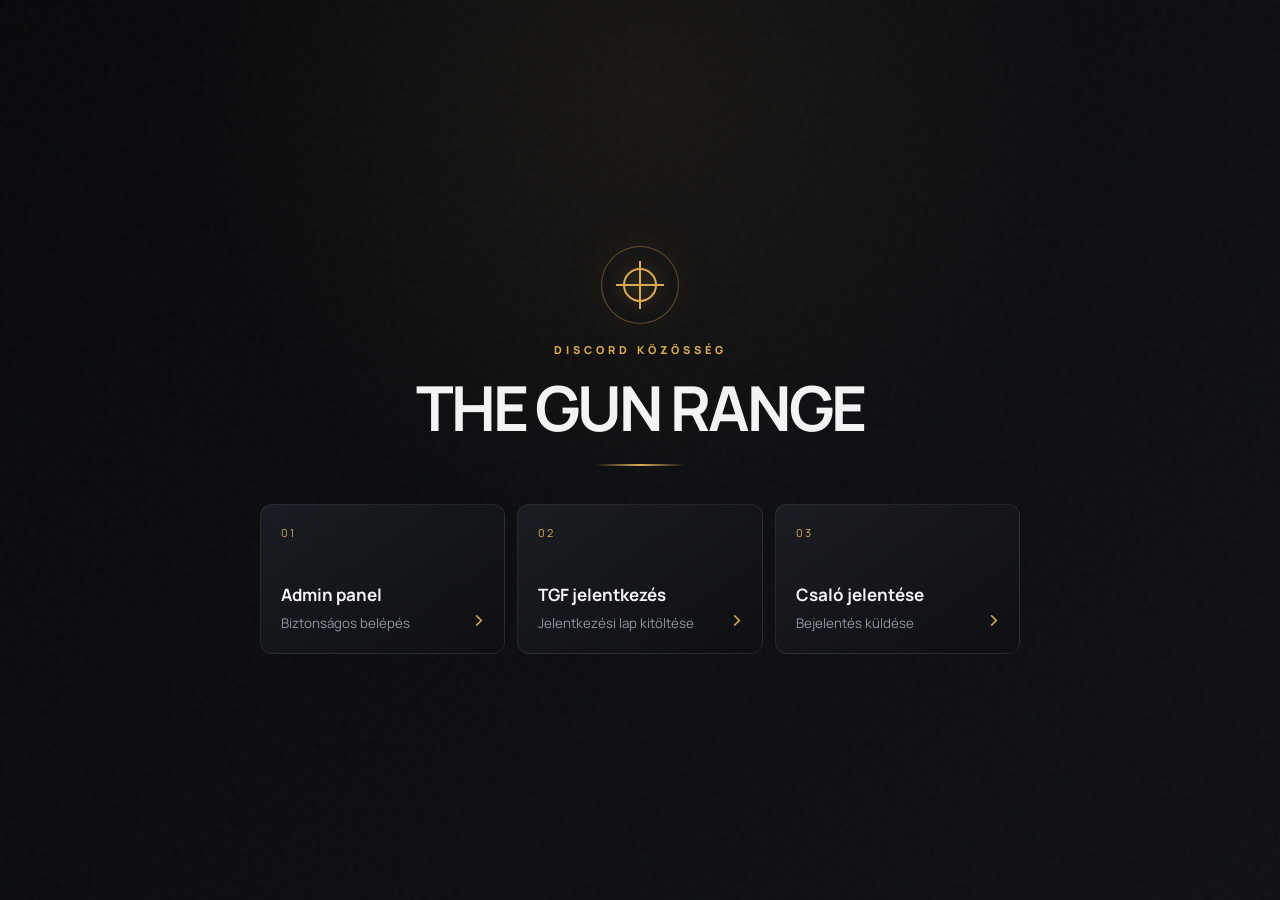
<file: index.html>
<!DOCTYPE html>
<html lang="hu">
<head>
  <meta charset="UTF-8">
  <meta name="viewport" content="width=device-width, initial-scale=1.0">
  <title>The Gun Range</title>
  <link rel="stylesheet" href="styles.css">
</head>
<body>
  <div class="noise"></div>
  <main class="home-shell">
    <section class="brand-card">
      <div class="brand-mark" aria-hidden="true">
        <span class="brand-sight"></span>
      </div>
      <p class="eyebrow">Discord közösség</p>
      <h1>The Gun Range</h1>
      <div class="brand-line"></div>
    </section>

    <nav class="home-menu" aria-label="Főmenü">
      <a class="menu-card" href="admin.html">
        <span class="menu-icon">01</span>
        <span>
          <strong>Admin panel</strong>
          <small>Biztonságos belépés</small>
        </span>
        <span class="arrow">›</span>
      </a>
      <a class="menu-card" href="tgf.html">
        <span class="menu-icon">02</span>
        <span>
          <strong>TGF jelentkezés</strong>
          <small>Jelentkezési lap kitöltése</small>
        </span>
        <span class="arrow">›</span>
      </a>
      <a class="menu-card" href="report.html">
        <span class="menu-icon">03</span>
        <span>
          <strong>Csaló jelentése</strong>
          <small>Bejelentés küldése</small>
        </span>
        <span class="arrow">›</span>
      </a>
    </nav>
  </main>
</body>
</html>
</file>
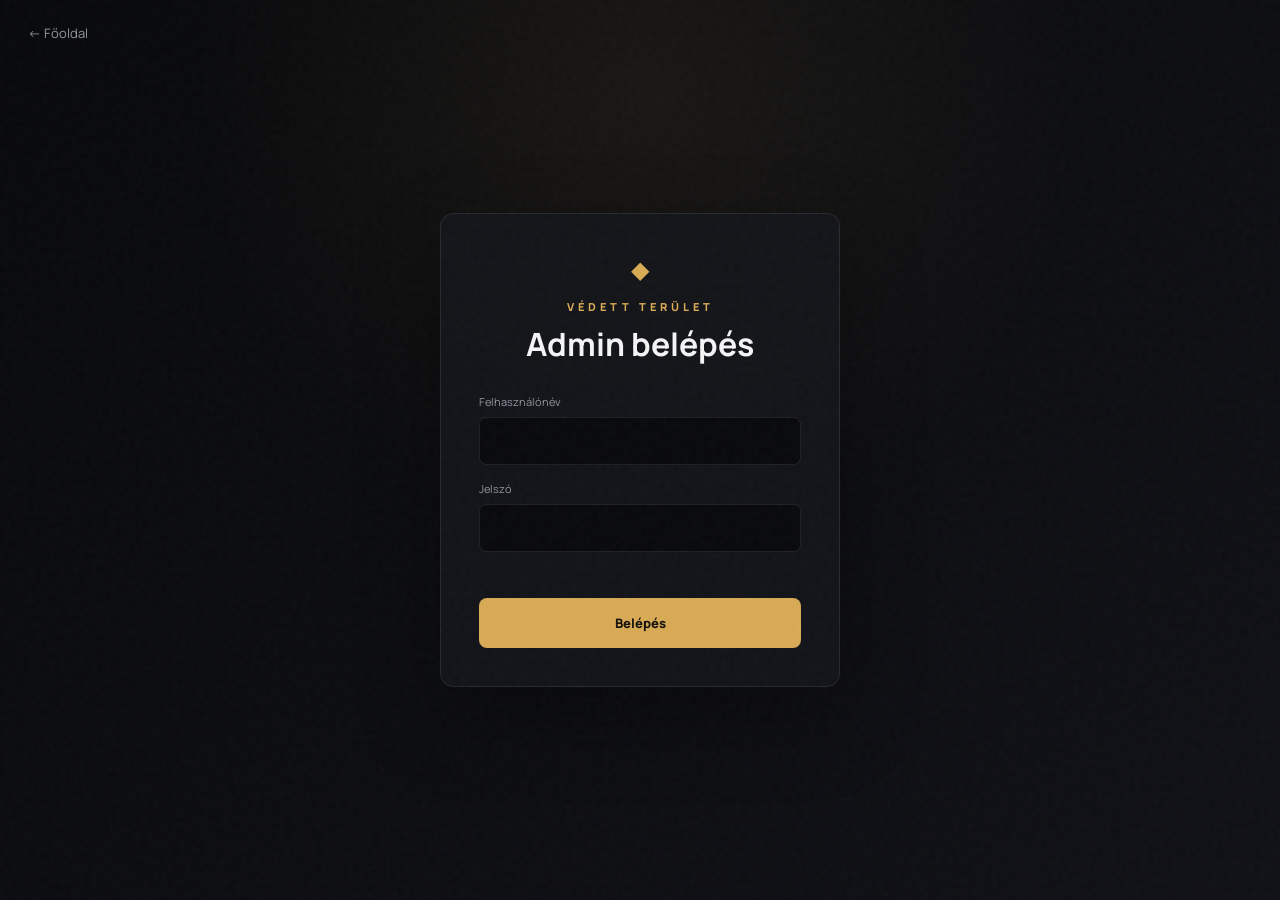
<file: admin.html>
<!DOCTYPE html>
<html lang="hu">
<head>
  <meta charset="UTF-8">
  <meta name="viewport" content="width=device-width, initial-scale=1.0">
  <title>TGR - Admin Panel</title>
  <link rel="stylesheet" href="styles.css">
</head>
<body>
  <div class="noise"></div>
  <a class="back-link" href="index.html">← Főoldal</a>

  <main class="admin-login" id="loginView">
    <form class="login-card" id="loginForm">
      <div class="lock-icon">◆</div>
      <p class="eyebrow">Védett terület</p>
      <h1>Admin belépés</h1>
      <label>
        <span>Felhasználónév</span>
        <input id="username" type="text" autocomplete="username" required>
      </label>
      <label>
        <span>Jelszó</span>
        <input id="password" type="password" autocomplete="current-password" required>
      </label>
      <p class="form-error" id="loginError"></p>
      <button class="primary-btn" type="submit">Belépés</button>
    </form>
  </main>

  <main class="dashboard hidden" id="dashboard">
    <header class="dash-header">
      <div>
        <p class="eyebrow">Adminisztráció</p>
        <h1>The Gun Range</h1>
      </div>
      <button class="ghost-btn" id="logoutBtn">Kilépés</button>
    </header>
    <div class="dashboard-tabs">
      <button class="tab active" data-tab="tgf">TGF jelentkezések <span id="tgfCount">0</span></button>
      <button class="tab" data-tab="reports">Csaló jelentések <span id="reportCount">0</span></button>
    </div>
    <section id="tgfPanel" class="admin-panel"></section>
    <section id="reportsPanel" class="admin-panel hidden"></section>
  </main>

  <script src="app.js"></script>
</body>
</html>
</file>
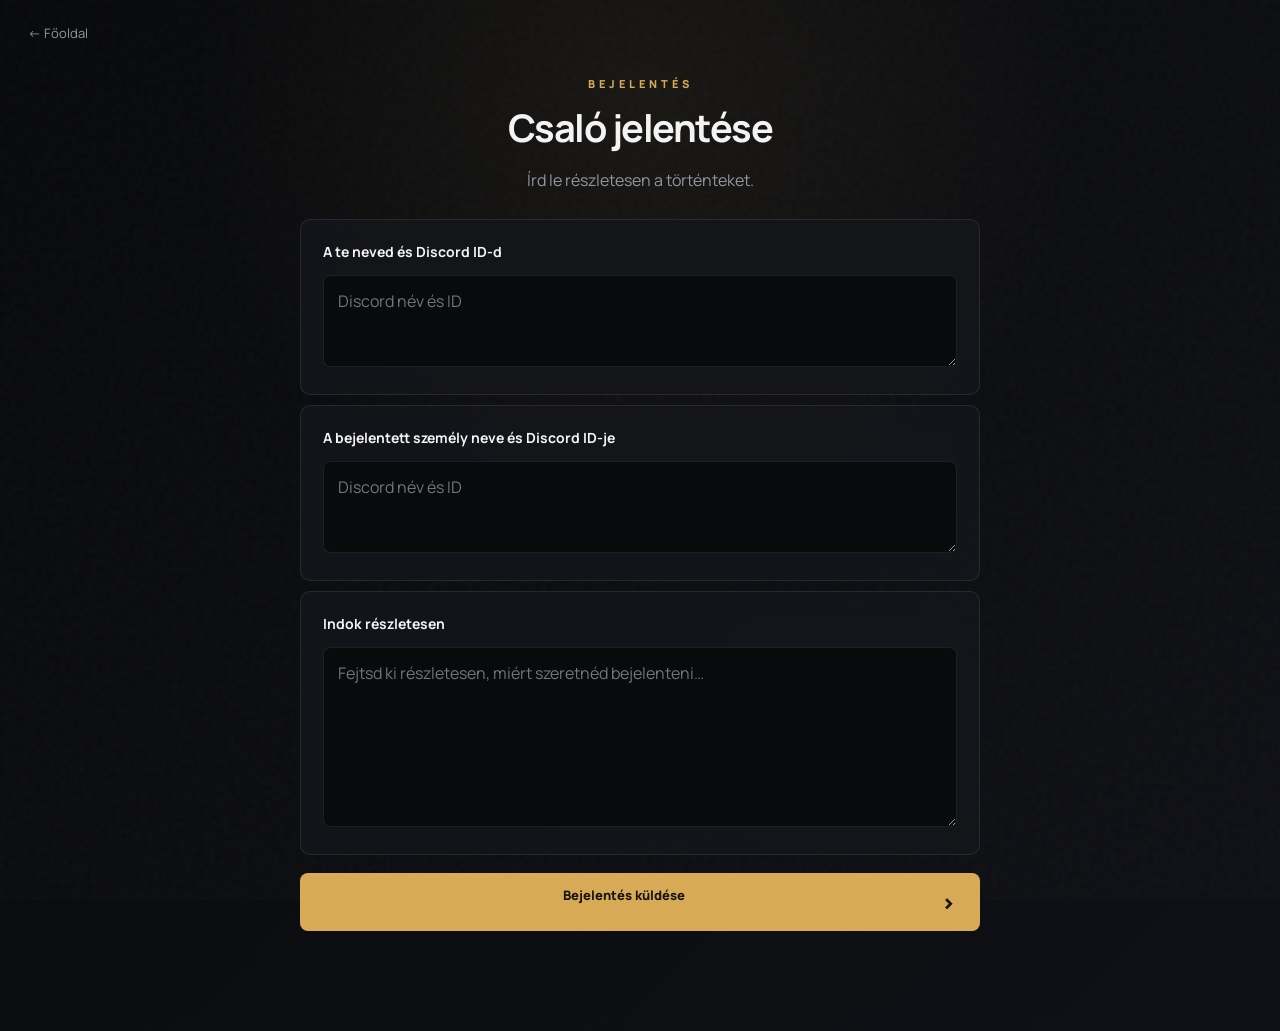
<file: report.html>
<!DOCTYPE html>
<html lang="hu">
<head>
  <meta charset="UTF-8">
  <meta name="viewport" content="width=device-width, initial-scale=1.0">
  <title>TGR - Csaló jelentése</title>
  <link rel="stylesheet" href="styles.css">
</head>
<body>
  <div class="noise"></div>
  <a class="back-link" href="index.html">← Főoldal</a>
  <main class="form-shell small-form">
    <header class="form-header">
      <p class="eyebrow">Bejelentés</p>
      <h1>Csaló jelentése</h1>
      <p>Írd le részletesen a történteket.</p>
    </header>
    <form id="reportForm" class="questions-form">
      <section class="question-block">
        <label for="reporterName">A te neved és Discord ID-d</label>
        <textarea id="reporterName" required placeholder="Discord név és ID"></textarea>
      </section>
      <section class="question-block">
        <label for="reportedName">A bejelentett személy neve és Discord ID-je</label>
        <textarea id="reportedName" required placeholder="Discord név és ID"></textarea>
      </section>
      <section class="question-block">
        <label for="reason">Indok részletesen</label>
        <textarea id="reason" class="large-text" required placeholder="Fejtsd ki részletesen, miért szeretnéd bejelenteni…"></textarea>
      </section>
      <button class="submit-btn" type="submit">Bejelentés küldése <span>›</span></button>
    </form>
  </main>
  <div class="toast" id="toast">A bejelentésed sikeresen elküldve.</div>
  <script src="app.js"></script>
</body>
</html>
</file>
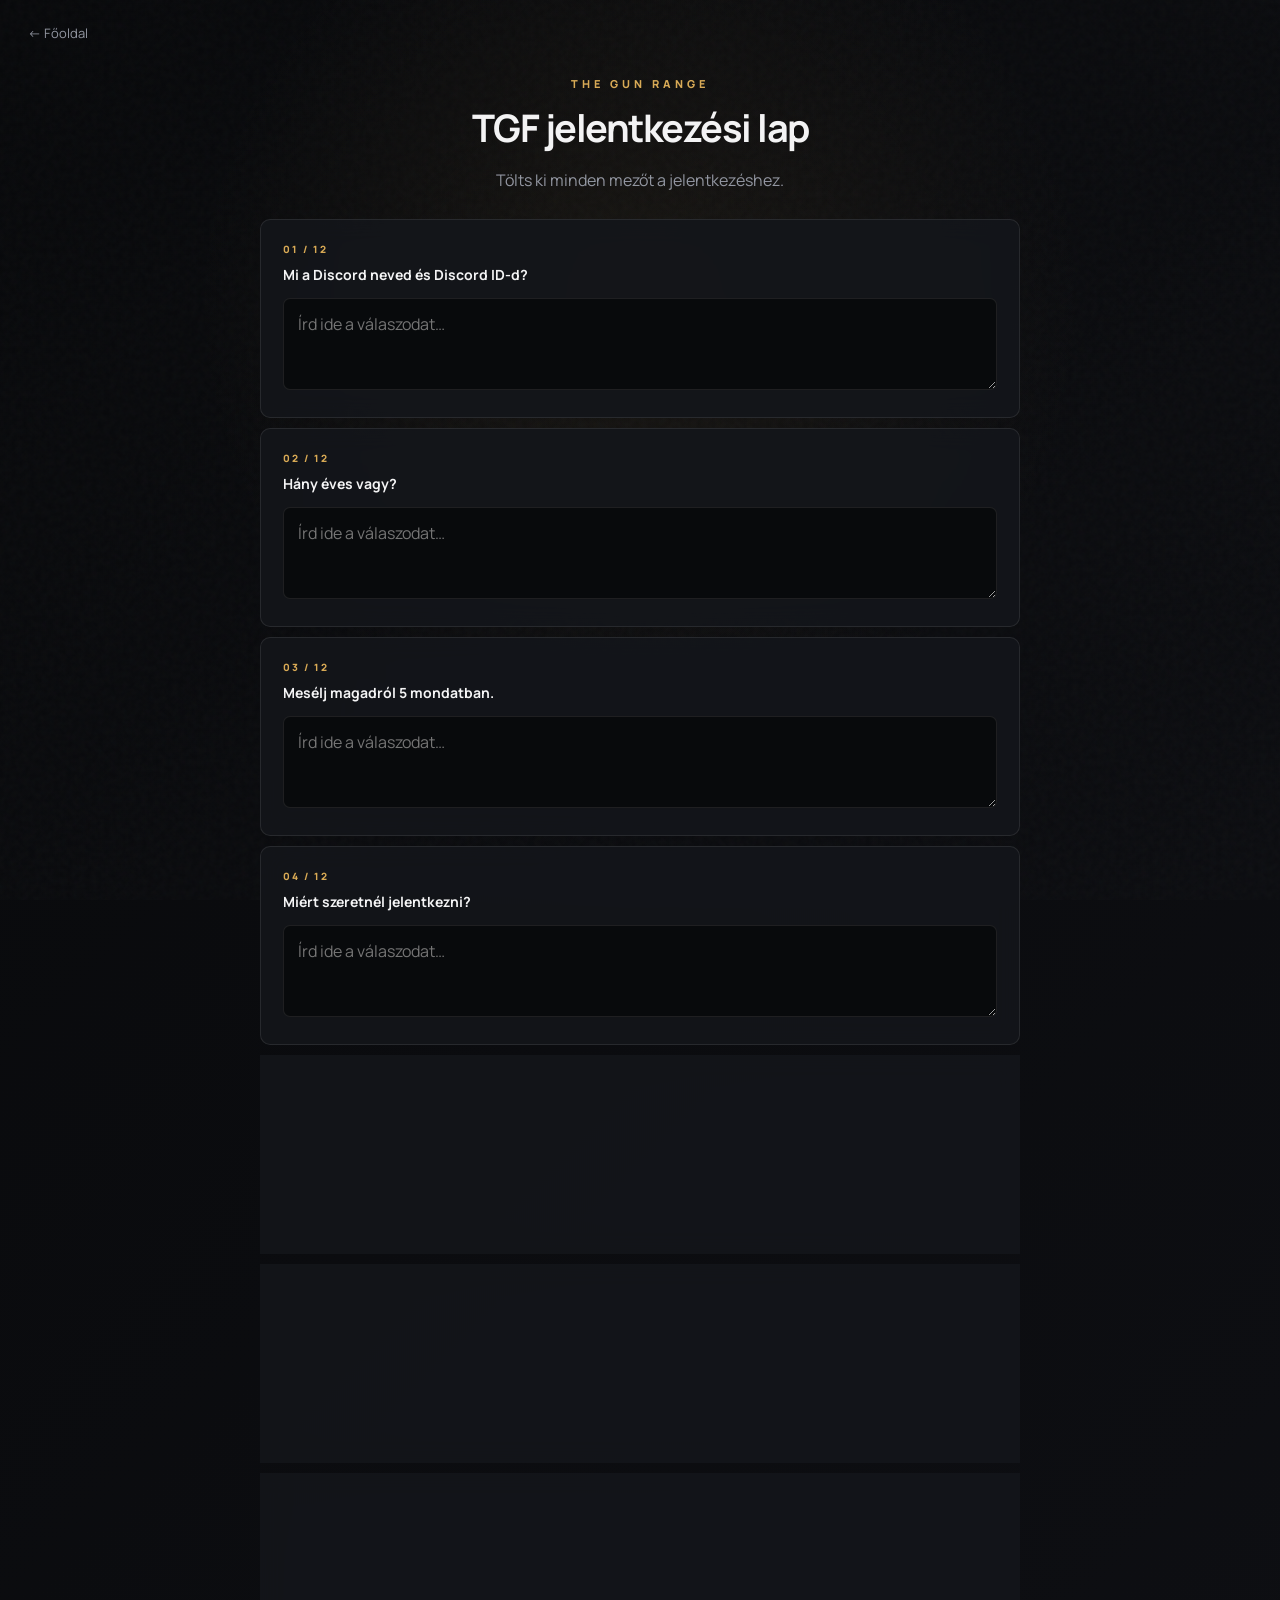
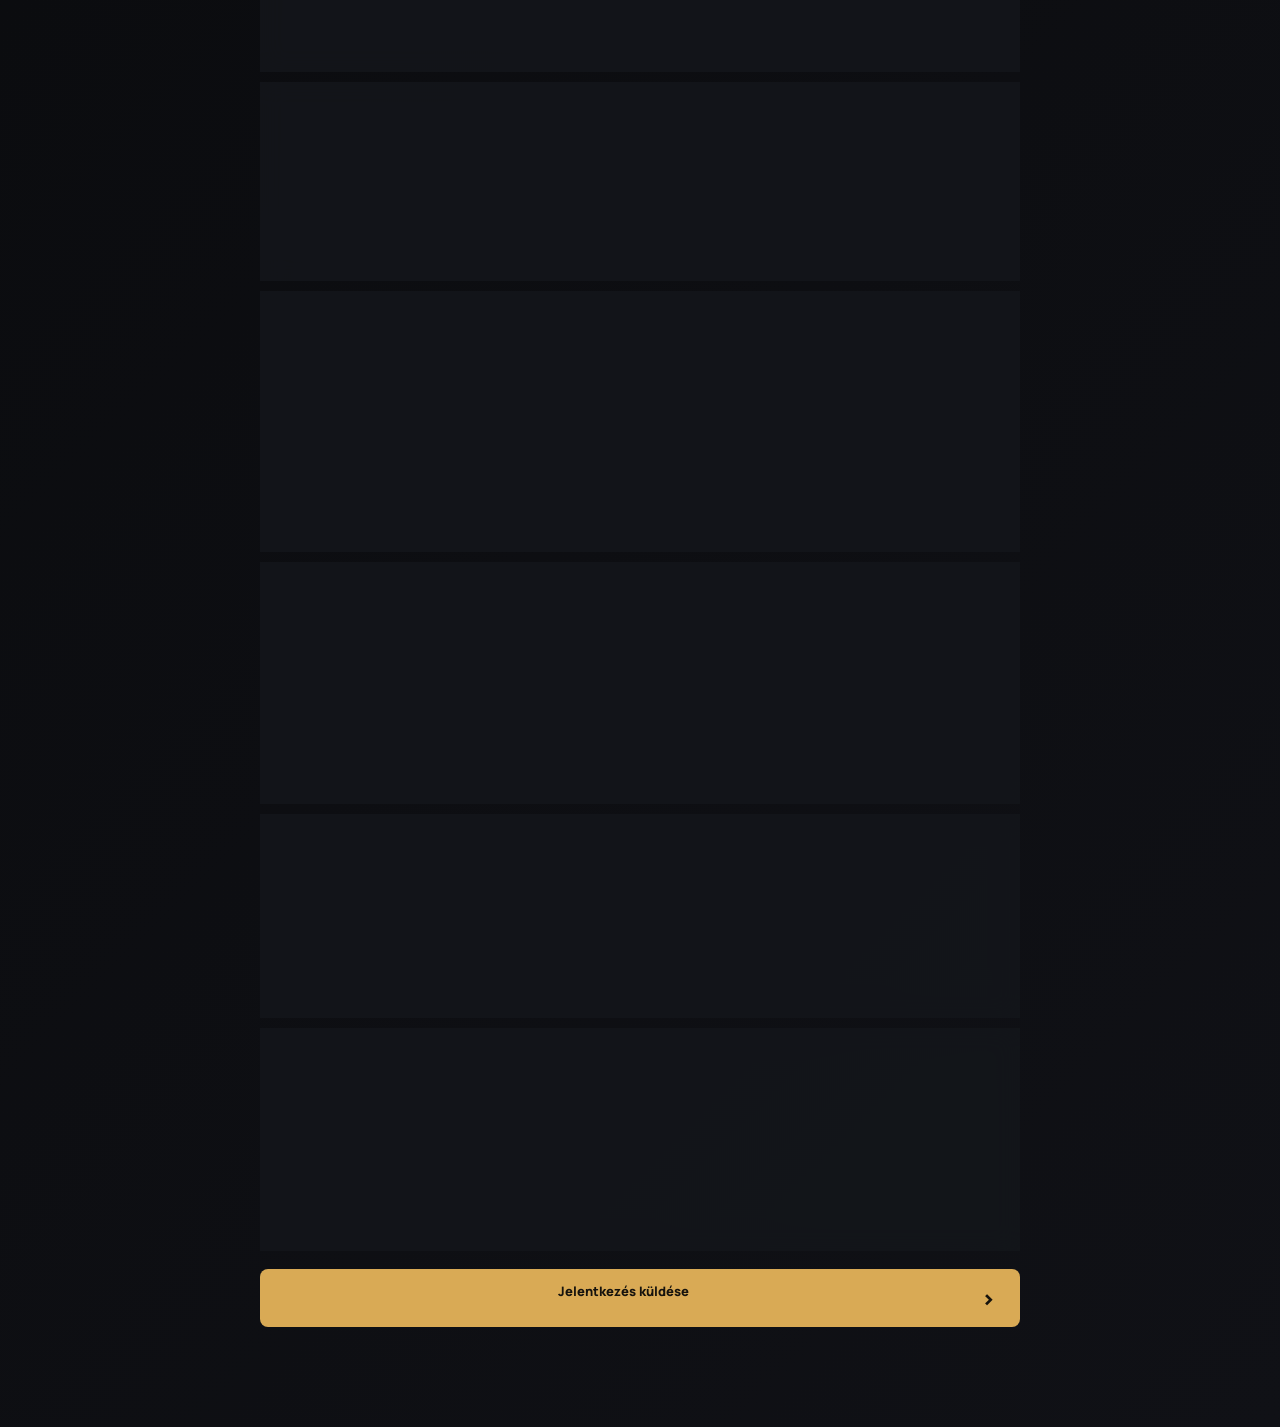
<file: tgf.html>
<!DOCTYPE html>
<html lang="hu">
<head>
  <meta charset="UTF-8">
  <meta name="viewport" content="width=device-width, initial-scale=1.0">
  <title>TGF - Jelentkezés</title>
  <link rel="stylesheet" href="styles.css">
</head>
<body>
  <div class="noise"></div>
  <a class="back-link" href="index.html">← Főoldal</a>
  <main class="form-shell">
    <header class="form-header">
      <p class="eyebrow">The Gun Range</p>
      <h1>TGF jelentkezési lap</h1>
      <p>Tölts ki minden mezőt a jelentkezéshez.</p>
    </header>
    <form id="tgfForm" class="questions-form"></form>
  </main>
  <div class="toast" id="toast">A jelentkezésed sikeresen elküldve.</div>
  <script src="app.js"></script>
</body>
</html>
</file>
<file: styles.css>
@import url('https://fonts.googleapis.com/css2?family=Manrope:wght@400;600;700;800&display=swap');

:root {
  --bg: #090a0d;
  --panel: rgba(20, 22, 27, .88);
  --panel-light: #17191f;
  --line: rgba(255, 255, 255, .09);
  --muted: #9296a1;
  --text: #f4f4f5;
  --gold: #d9aa55;
  --gold-light: #f1cf8a;
  --danger: #e05d67;
}

* { box-sizing: border-box; }
body {
  margin: 0;
  min-height: 100vh;
  font-family: "Manrope", Arial, sans-serif;
  color: var(--text);
  background:
    radial-gradient(circle at 50% 10%, rgba(217,170,85,.07), transparent 28rem),
    linear-gradient(135deg, #08090b 0%, #101116 100%);
}
.noise {
  position: fixed; inset: 0; pointer-events: none; opacity: .16;
  background-image: url("data:image/svg+xml,%3Csvg viewBox='0 0 180 180' xmlns='http://www.w3.org/2000/svg'%3E%3Cfilter id='n'%3E%3CfeTurbulence type='fractalNoise' baseFrequency='.8' numOctaves='3' stitchTiles='stitch'/%3E%3C/filter%3E%3Crect width='100%25' height='100%25' filter='url(%23n)' opacity='.18'/%3E%3C/svg%3E");
}
.home-shell {
  min-height: 100vh; display: flex; flex-direction: column;
  align-items: center; justify-content: center; gap: 38px; padding: 48px 20px;
}
.brand-card { text-align: center; }
.brand-mark {
  width: 78px; height: 78px; margin: 0 auto 18px; border: 1px solid rgba(217,170,85,.38);
  border-radius: 50%; display: grid; place-items: center;
  background: radial-gradient(circle, rgba(217,170,85,.12), transparent 60%);
  box-shadow: 0 0 50px rgba(217,170,85,.07);
}
.brand-sight {
  width: 34px; height: 34px; border: 2px solid var(--gold); border-radius: 50%;
  position: relative;
}
.brand-sight::before, .brand-sight::after { content: ""; position: absolute; background: var(--gold); }
.brand-sight::before { width: 48px; height: 2px; left: -9px; top: 14px; }
.brand-sight::after { height: 48px; width: 2px; left: 14px; top: -9px; }
.brand-card h1 { margin: 8px 0 14px; font-size: clamp(36px, 5vw, 62px); letter-spacing: -3px; text-transform: uppercase; }
.eyebrow { color: var(--gold); margin: 0; font-size: 11px; font-weight: 800; letter-spacing: 4px; text-transform: uppercase; }
.brand-line { width: 90px; height: 2px; margin: auto; background: linear-gradient(90deg, transparent, var(--gold), transparent); }
.home-menu { width: min(760px, 100%); display: grid; grid-template-columns: repeat(3, 1fr); gap: 12px; }
.menu-card {
  min-height: 150px; padding: 20px; position: relative; overflow: hidden;
  border: 1px solid var(--line); border-radius: 12px; color: var(--text); text-decoration: none;
  background: linear-gradient(145deg, rgba(29,31,38,.86), rgba(14,15,18,.86));
  display: flex; flex-direction: column; justify-content: space-between;
  transition: .25s ease;
}
.menu-card::after { content: ""; position: absolute; inset: auto 0 0; height: 2px; background: var(--gold); transform: scaleX(0); transition: .25s; }
.menu-card:hover { transform: translateY(-5px); border-color: rgba(217,170,85,.35); background: linear-gradient(145deg, rgba(38,38,42,.95), rgba(18,19,23,.95)); }
.menu-card:hover::after { transform: scaleX(1); }
.menu-icon { color: var(--gold); font-size: 11px; letter-spacing: 2px; }
.menu-card strong { display: block; font-size: 17px; margin-bottom: 5px; }
.menu-card small { color: var(--muted); }
.arrow { position: absolute; right: 18px; bottom: 18px; color: var(--gold); font-size: 24px; }

.back-link { position: fixed; z-index: 5; top: 24px; left: 28px; color: var(--muted); text-decoration: none; font-size: 13px; }
.back-link:hover { color: var(--text); }
.form-shell { width: min(760px, calc(100% - 32px)); margin: 0 auto; padding: 76px 0 100px; }
.form-header { text-align: center; margin-bottom: 28px; }
.form-header h1 { margin: 10px 0 8px; font-size: 38px; letter-spacing: -1.5px; }
.form-header p:last-child { color: var(--muted); }
.questions-form { display: grid; gap: 10px; }
.question-block { padding: 22px; border: 1px solid var(--line); border-radius: 10px; background: var(--panel); backdrop-filter: blur(12px); }
.question-number { color: var(--gold); font-size: 10px; font-weight: 800; letter-spacing: 2px; display: block; margin-bottom: 9px; }
.question-block label { display: block; font-size: 14px; font-weight: 700; margin-bottom: 14px; }
textarea, input[type="text"], input[type="password"] {
  width: 100%; border: 1px solid var(--line); border-radius: 7px; outline: none;
  background: rgba(7,8,10,.78); color: var(--text); font: inherit;
  transition: border-color .2s, box-shadow .2s;
}
textarea { min-height: 92px; resize: vertical; padding: 14px; }
.large-text { min-height: 180px; }
textarea:focus, input:focus { border-color: rgba(217,170,85,.55); box-shadow: 0 0 0 3px rgba(217,170,85,.07); }
.choices { display: grid; grid-template-columns: repeat(2, 1fr); gap: 8px; }
.choice { margin: 0 !important; cursor: pointer; }
.choice input { position: absolute; opacity: 0; }
.choice span {
  display: block; padding: 13px 14px; border: 1px solid var(--line); border-radius: 7px;
  color: #bdc0c7; background: rgba(7,8,10,.55); transition: .2s;
}
.choice input:checked + span { border-color: var(--gold); color: var(--gold-light); background: rgba(217,170,85,.08); }
.submit-btn, .primary-btn {
  border: 0; border-radius: 8px; background: var(--gold); color: #16130d;
  font: 800 13px "Manrope", sans-serif; cursor: pointer; transition: .2s;
}
.submit-btn { height: 58px; margin-top: 8px; }
.submit-btn span { float: right; font-size: 23px; margin-right: 18px; }
.submit-btn:hover, .primary-btn:hover { background: var(--gold-light); transform: translateY(-2px); }
.small-form { max-width: 680px; }

.admin-login { min-height: 100vh; display: grid; place-items: center; padding: 20px; }
.login-card { width: min(400px, 100%); padding: 38px; border: 1px solid var(--line); border-radius: 14px; background: var(--panel); text-align: center; box-shadow: 0 30px 80px rgba(0,0,0,.35); }
.lock-icon { color: var(--gold); font-size: 24px; margin-bottom: 14px; }
.login-card h1 { margin: 8px 0 28px; }
.login-card label { display: block; text-align: left; margin-bottom: 16px; }
.login-card label span { display: block; color: var(--muted); font-size: 11px; margin-bottom: 8px; }
.login-card input { height: 48px; padding: 0 14px; }
.primary-btn { width: 100%; height: 50px; }
.form-error { min-height: 18px; color: var(--danger); font-size: 12px; }
.hidden { display: none !important; }
.dashboard { min-height: 100vh; width: min(1100px, calc(100% - 40px)); margin: auto; padding: 52px 0; }
.dash-header { display: flex; justify-content: space-between; align-items: center; margin-bottom: 28px; }
.dash-header h1 { margin: 7px 0 0; font-size: 28px; }
.ghost-btn { height: 40px; padding: 0 16px; border: 1px solid var(--line); border-radius: 7px; background: transparent; color: var(--muted); cursor: pointer; }
.dashboard-tabs { display: flex; gap: 8px; border-bottom: 1px solid var(--line); margin-bottom: 18px; }
.tab { height: 48px; border: 0; border-bottom: 2px solid transparent; background: none; color: var(--muted); font: 700 13px "Manrope"; cursor: pointer; padding: 0 14px; }
.tab span { display: inline-grid; place-items: center; min-width: 22px; height: 22px; margin-left: 6px; border-radius: 20px; background: rgba(255,255,255,.07); font-size: 10px; }
.tab.active { color: var(--gold-light); border-bottom-color: var(--gold); }
.admin-panel { min-height: 500px; }
.empty-state { height: 260px; display: grid; place-items: center; color: var(--muted); border: 1px dashed var(--line); border-radius: 10px; }
.submission-card { border: 1px solid var(--line); border-radius: 12px; overflow: hidden; background: var(--panel); }
.submission-top { height: 64px; padding: 0 16px 0 22px; display: flex; align-items: center; justify-content: space-between; border-bottom: 1px solid var(--line); }
.submission-title { font-size: 13px; font-weight: 700; }
.submission-controls { display: flex; align-items: center; gap: 6px; }
.submission-controls button { width: 36px; height: 36px; border: 1px solid var(--line); border-radius: 7px; background: rgba(255,255,255,.02); color: var(--text); cursor: pointer; }
.submission-controls .delete-btn { width: auto; padding: 0 12px; color: #ed9298; }
.submission-count { color: var(--muted); font-size: 11px; margin: 0 8px; }
.submission-body { display: grid; grid-template-columns: repeat(2, 1fr); }
.answer-row { padding: 18px 22px; border-right: 1px solid var(--line); border-bottom: 1px solid var(--line); }
.answer-row:nth-child(even) { border-right: 0; }
.answer-row.full { grid-column: 1 / -1; border-right: 0; }
.answer-row strong { display: block; color: var(--gold); font-size: 10px; text-transform: uppercase; letter-spacing: 1px; margin-bottom: 8px; }
.answer-row p { margin: 0; line-height: 1.7; color: #d7d8dc; white-space: pre-wrap; }
.toast { position: fixed; left: 50%; bottom: 28px; z-index: 20; transform: translate(-50%, 30px); opacity: 0;
  background: #20241f; border: 1px solid rgba(126,194,117,.35); color: #bcddb5;
  border-radius: 8px; padding: 14px 20px; transition: .35s; }
.toast.show { opacity: 1; transform: translate(-50%, 0); }

@media (max-width: 700px) {
  .home-menu { grid-template-columns: 1fr; }
  .menu-card { min-height: 115px; }
  .brand-card h1 { letter-spacing: -2px; }
  .choices { grid-template-columns: 1fr; }
  .submission-body { grid-template-columns: 1fr; }
  .answer-row, .answer-row:nth-child(even) { grid-column: 1 / -1; border-right: 0; }
  .back-link { top: 14px; left: 16px; }
  .dashboard { width: min(100% - 24px, 1100px); padding-top: 70px; }
}
</file>
